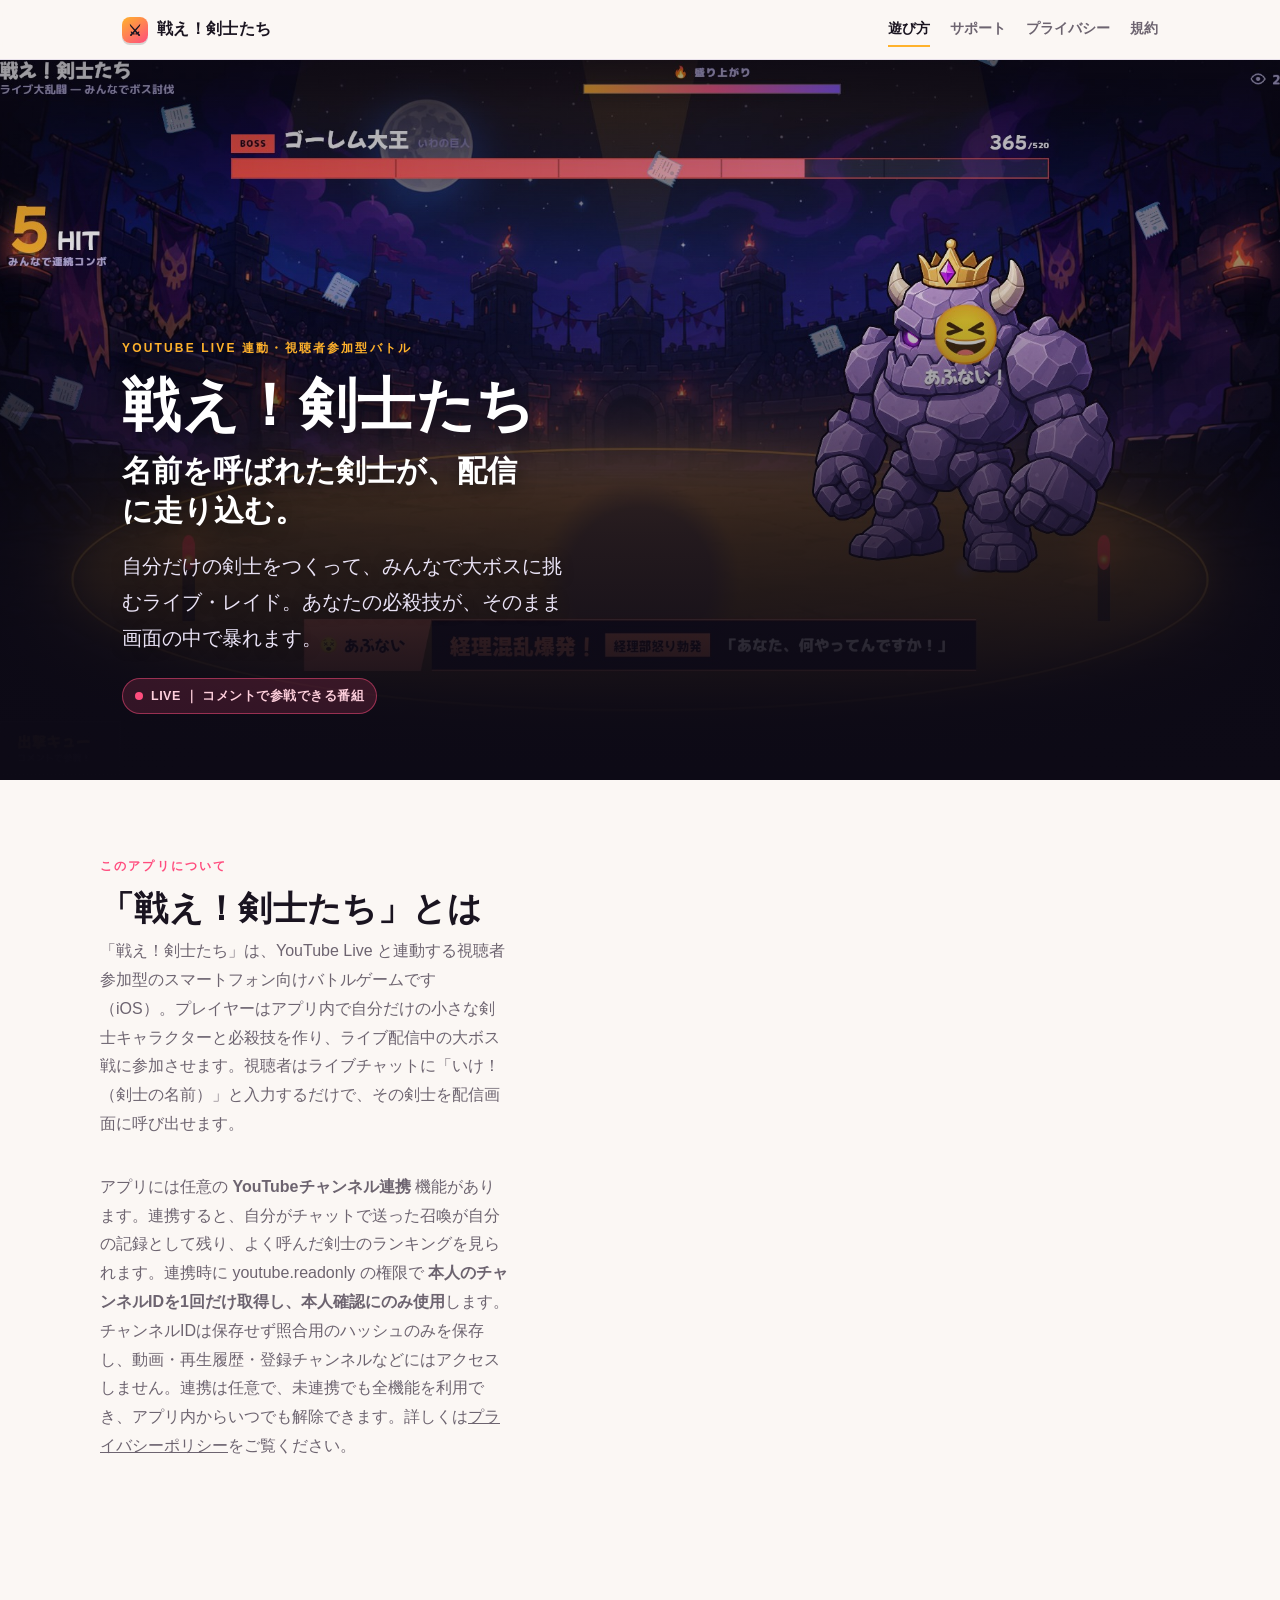
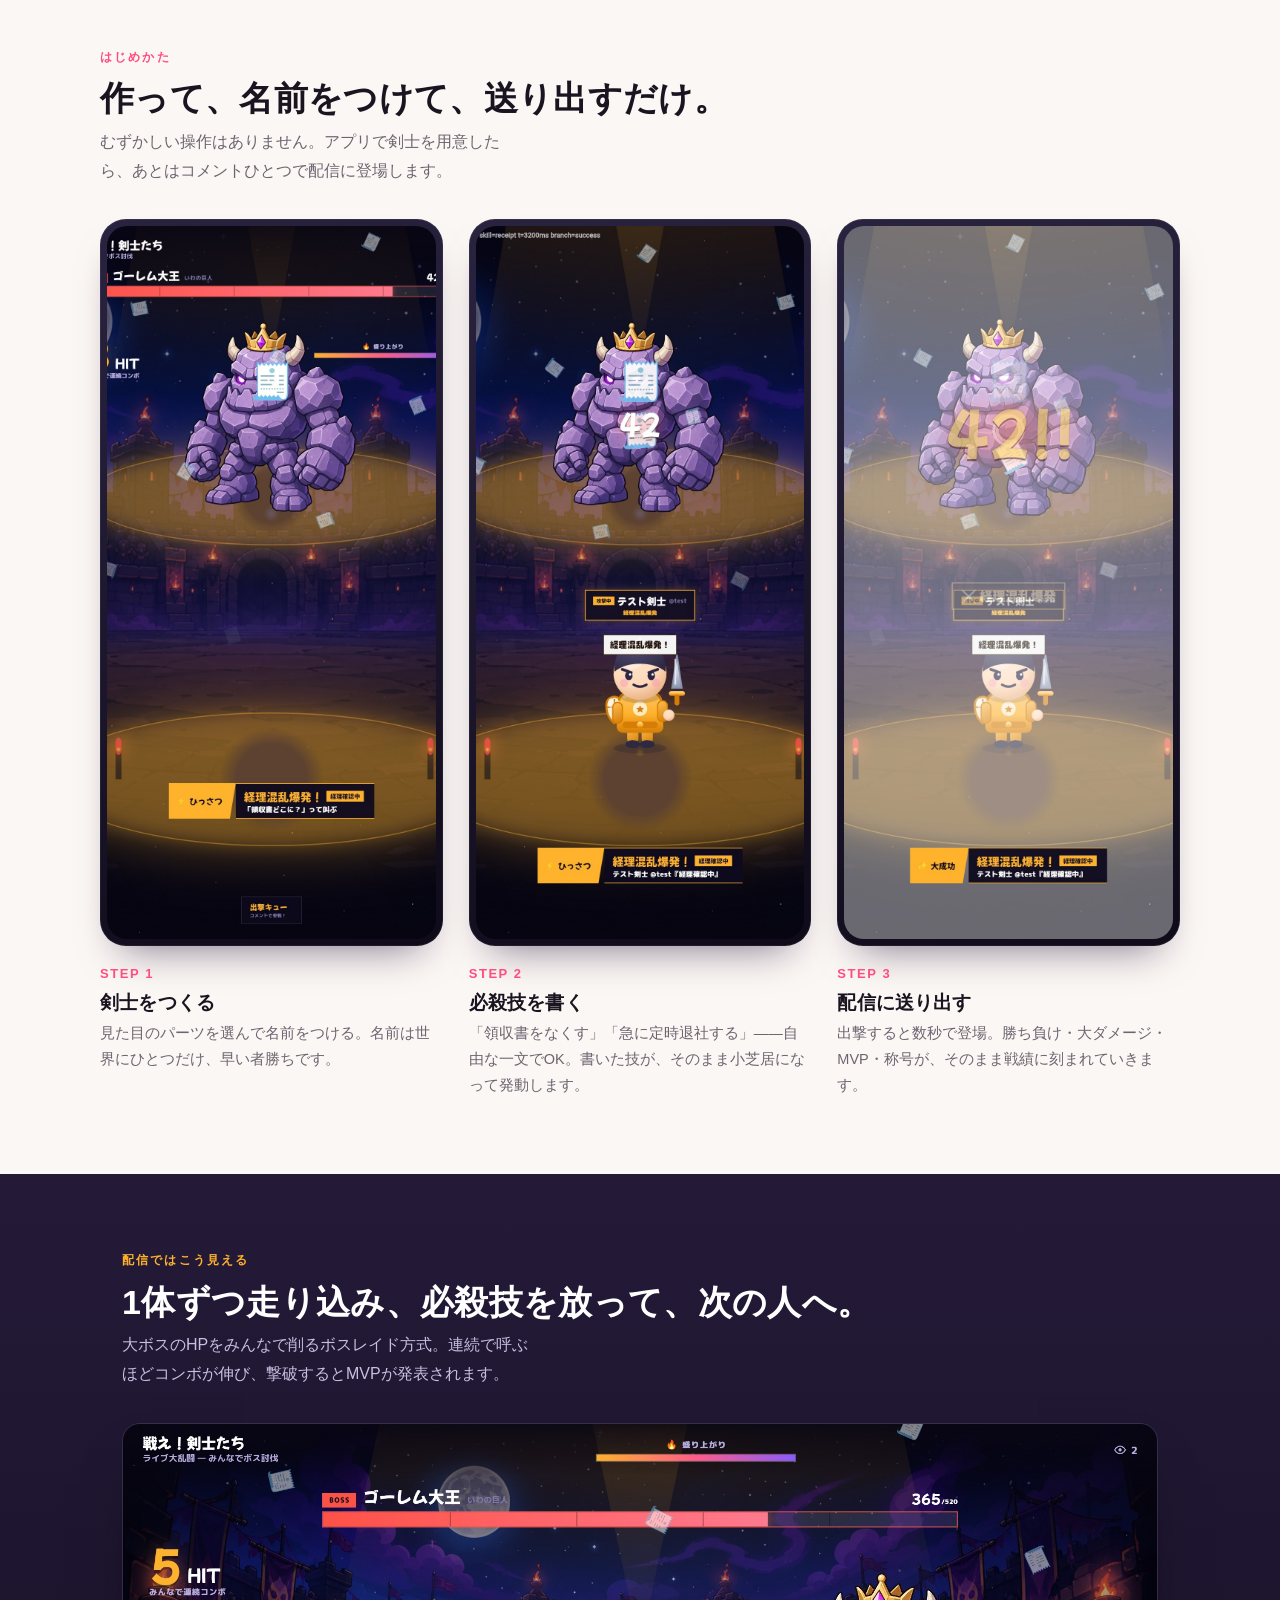
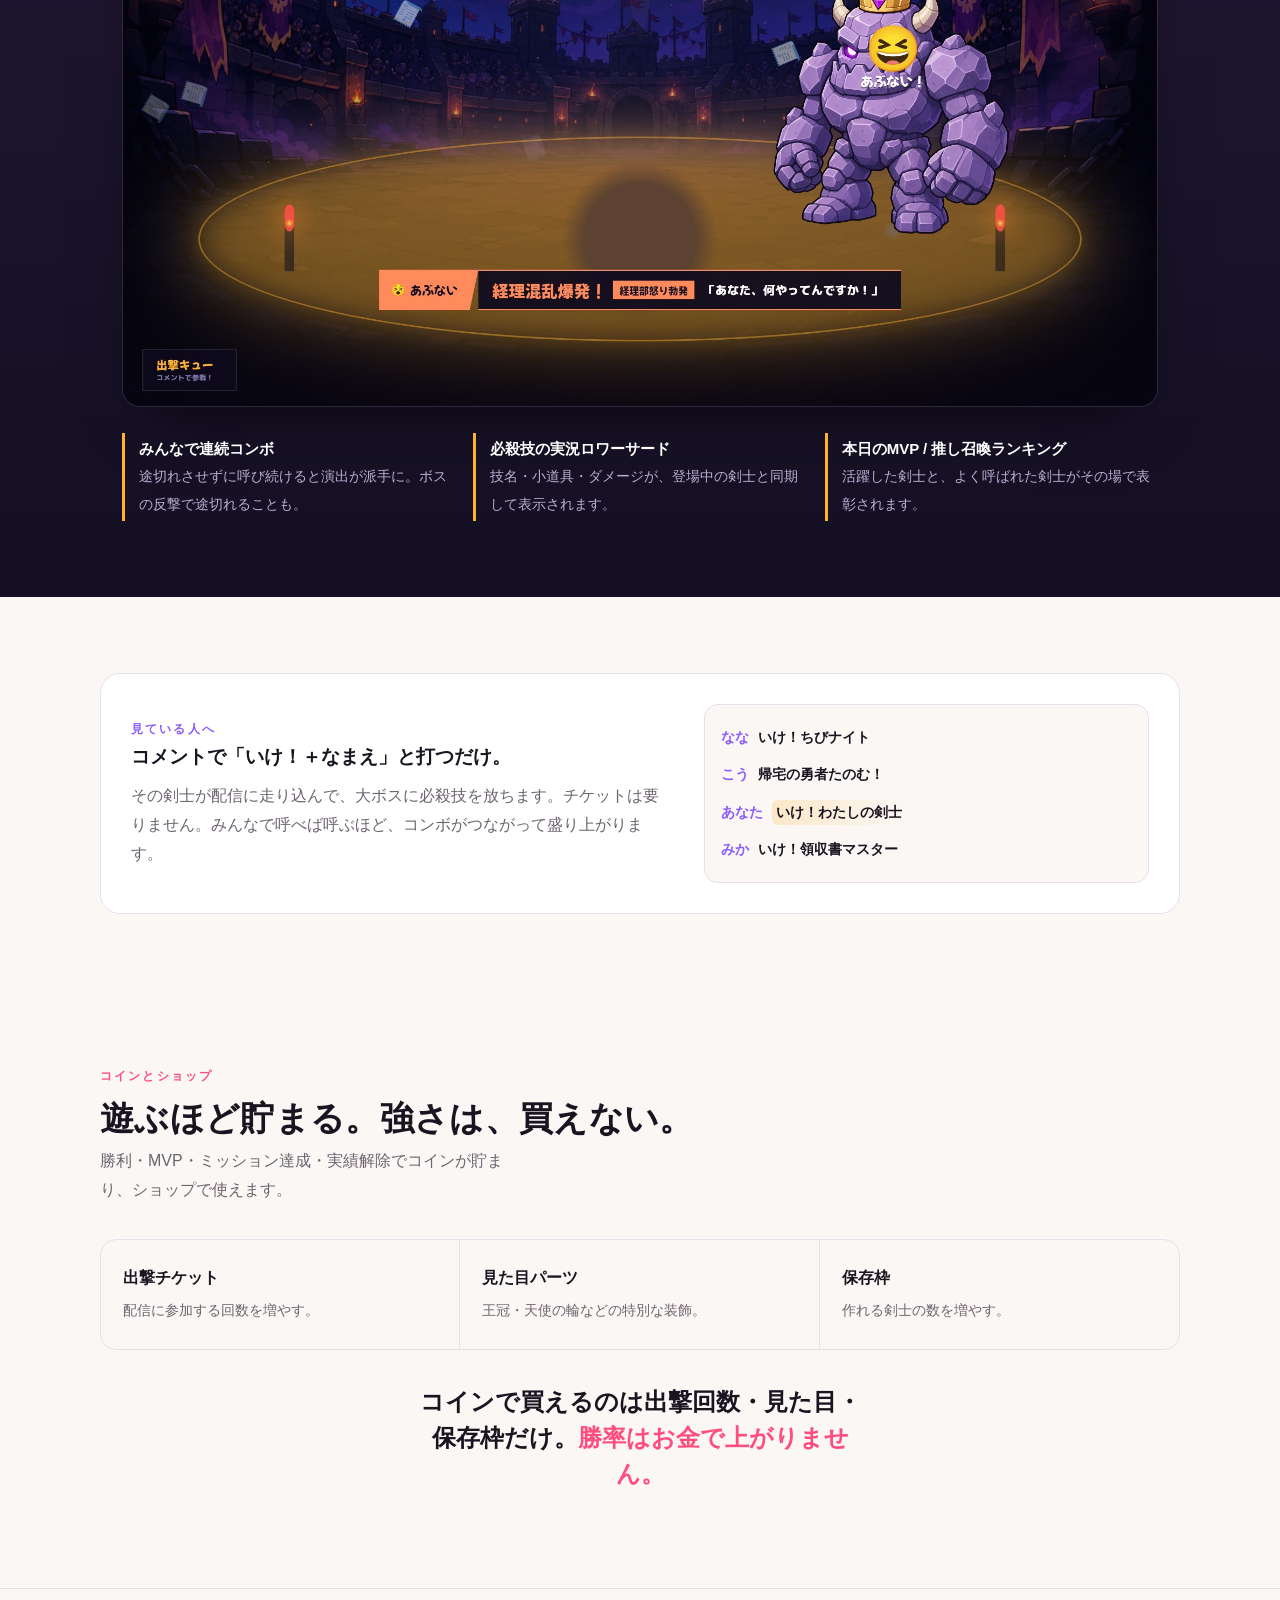
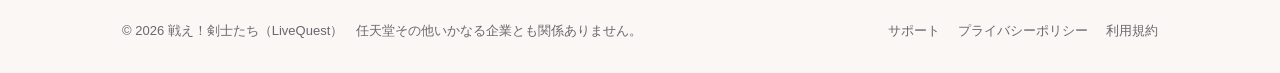
<file: index.html>
<!doctype html>
<html lang="ja">
<head>
<meta charset="utf-8">
<meta name="google-site-verification" content="WiTPaiyBSBFHsJdpKEiivpRP-PkYyW4hiNppIjCGaHQ">
<meta name="viewport" content="width=device-width, initial-scale=1">
<!-- <title> は同意画面のアプリ名と完全一致させる（副題を付けると自動チェックの
     名前照合が揺れる）。キャッチコピーは description / og:description 側に置く。 -->
<title>戦え！剣士たち</title>
<!-- Google の OAuth ブランディング自動チェックは、同意画面のアプリ名がホーム
     ページ上にあるか／アプリの目的が説明されているかを機械的に判定する。
     人向けのコピーだけだと拾えないことがあるため、name / description を
     曖昧さのない形で明示し、JSON-LD でも同じ情報を持たせている。 -->
<meta name="application-name" content="戦え！剣士たち">
<meta name="apple-mobile-web-app-title" content="戦え！剣士たち">
<meta name="description" content="戦え！剣士たち は、YouTube Live と連動する視聴者参加型のスマートフォン向けバトルゲーム（iOS）です。自分の剣士と必殺技を作り、ライブ配信中のボス戦に参加させます。視聴者はチャットに「いけ！（剣士の名前）」と入力してその剣士を配信に呼び出せます。">
<meta property="og:site_name" content="戦え！剣士たち">
<meta property="og:title" content="戦え！剣士たち">
<meta property="og:type" content="website">
<meta property="og:url" content="https://tanemura.dev/tatakae-senshi-site/">
<meta property="og:description" content="戦え！剣士たち は、YouTube Live と連動する視聴者参加型のスマートフォン向けバトルゲーム（iOS）です。自分の剣士を作って配信のボス戦に参加させ、視聴者はチャットから剣士を呼び出せます。">
<script type="application/ld+json">
{
  "@context": "https://schema.org",
  "@type": "SoftwareApplication",
  "name": "戦え！剣士たち",
  "alternateName": "Tatakae! Kenshi-tachi",
  "applicationCategory": "GameApplication",
  "operatingSystem": "iOS",
  "url": "https://tanemura.dev/tatakae-senshi-site/",
  "description": "戦え！剣士たち は、YouTube Live と連動する視聴者参加型のスマートフォン向けバトルゲームです。プレイヤーは自分の剣士キャラクターと必殺技を作り、ライブ配信中の大ボス戦に参加させます。視聴者はライブチャットに「いけ！（剣士の名前）」と入力するだけで、その剣士を配信画面に呼び出せます。任意のYouTubeチャンネル連携により、自分が送った召喚を自分の記録として残せます。",
  "privacyPolicy": "https://tanemura.dev/tatakae-senshi-site/privacy/",
  "termsOfService": "https://tanemura.dev/tatakae-senshi-site/terms/"
}
</script>
<link rel="icon" href="data:image/svg+xml,<svg xmlns='http://www.w3.org/2000/svg' viewBox='0 0 100 100'><rect width='100' height='100' rx='24' fill='%23ffb22c'/><text x='50' y='72' font-size='58' text-anchor='middle'>⚔</text></svg>">
<link rel="canonical" href="https://tanemura.dev/tatakae-senshi-site/">
<link rel="stylesheet" href="style.css">
</head>
<body>
<div class="topbar"><div class="row">
  <a class="word" href="index.html"><span class="mk">⚔</span><span>戦え！剣士たち</span></a>
  <nav class="navlinks">
    <a class="on" href="index.html">遊び方</a>
    <a href="support/">サポート</a>
    <a href="privacy/">プライバシー</a>
    <a href="terms/">規約</a>
  </nav>
</div></div>

<!-- ── cinematic hero ── -->
<header class="hero">
  <div class="bg" style="background-image:url('img/hero-wide.jpeg')"></div>
  <div class="veil"></div>
  <div class="inner">
    <p class="kicker">YouTube Live 連動・視聴者参加型バトル</p>
    <h1>戦え！剣士たち</h1>
    <p class="lead">名前を呼ばれた剣士が、配信に走り込む。</p>
    <p class="sub">自分だけの剣士をつくって、みんなで大ボスに挑むライブ・レイド。あなたの必殺技が、そのまま画面の中で暴れます。</p>
    <span class="livechip"><span class="dot"></span>LIVE ｜ コメントで参戦できる番組</span>
  </div>
</header>

<!-- ── what this app is ──
     Google's OAuth branding check requires the homepage to state, in plain
     text, what the app does and (for our sensitive scope) why it asks to see
     the user's YouTube account. Keep this section crawlable and literal. -->
<section class="section wrap">
  <p class="kicker">このアプリについて</p>
  <h2>「戦え！剣士たち」とは</h2>
  <p class="lead">「戦え！剣士たち」は、YouTube Live と連動する視聴者参加型のスマートフォン向けバトルゲームです（iOS）。プレイヤーはアプリ内で自分だけの小さな剣士キャラクターと必殺技を作り、ライブ配信中の大ボス戦に参加させます。視聴者はライブチャットに「いけ！（剣士の名前）」と入力するだけで、その剣士を配信画面に呼び出せます。</p>
  <p class="lead">アプリには任意の <b>YouTubeチャンネル連携</b> 機能があります。連携すると、自分がチャットで送った召喚が自分の記録として残り、よく呼んだ剣士のランキングを見られます。連携時に <span class="mono">youtube.readonly</span> の権限で <b>本人のチャンネルIDを1回だけ取得し、本人確認にのみ使用</b>します。チャンネルIDは保存せず照合用のハッシュのみを保存し、動画・再生履歴・登録チャンネルなどにはアクセスしません。連携は任意で、未連携でも全機能を利用でき、アプリ内からいつでも解除できます。詳しくは<a href="privacy/">プライバシーポリシー</a>をご覧ください。</p>
</section>

<!-- ── 3 steps, real screenshots ── -->
<section class="section wrap">
  <p class="kicker">はじめかた</p>
  <h2>作って、名前をつけて、送り出すだけ。</h2>
  <p class="lead">むずかしい操作はありません。アプリで剣士を用意したら、あとはコメントひとつで配信に登場します。</p>
  <div class="steps3">
    <div class="step">
      <div class="phone"><img src="img/shot-boss.jpeg" alt="ボスに挑む剣士とコンボ表示" loading="lazy"></div>
      <div class="num">STEP 1</div>
      <h3>剣士をつくる</h3>
      <p>見た目のパーツを選んで名前をつける。名前は世界にひとつだけ、早い者勝ちです。</p>
    </div>
    <div class="step">
      <div class="phone"><img src="img/shot-receipt.jpeg" alt="領収書系スキルの演出" loading="lazy"></div>
      <div class="num">STEP 2</div>
      <h3>必殺技を書く</h3>
      <p>「領収書をなくす」「急に定時退社する」——自由な一文でOK。書いた技が、そのまま小芝居になって発動します。</p>
    </div>
    <div class="step">
      <div class="phone"><img src="img/shot-crit.jpeg" alt="クリティカルの大ダメージ演出" loading="lazy"></div>
      <div class="num">STEP 3</div>
      <h3>配信に送り出す</h3>
      <p>出撃すると数秒で登場。勝ち負け・大ダメージ・MVP・称号が、そのまま戦績に刻まれていきます。</p>
    </div>
  </div>
</section>

<!-- ── wide showcase with callouts ── -->
<section class="section showcase"><div class="wrap">
  <p class="kicker">配信ではこう見える</p>
  <h2>1体ずつ走り込み、必殺技を放って、次の人へ。</h2>
  <p class="lead">大ボスのHPをみんなで削るボスレイド方式。連続で呼ぶほどコンボが伸び、撃破するとMVPが発表されます。</p>
  <div class="frameWide"><img src="img/hero-wide.jpeg" alt="配信オーバーレイの全体像" loading="lazy"></div>
  <div class="callouts">
    <div class="callout"><b>みんなで連続コンボ</b><span>途切れさせずに呼び続けると演出が派手に。ボスの反撃で途切れることも。</span></div>
    <div class="callout"><b>必殺技の実況ロワーサード</b><span>技名・小道具・ダメージが、登場中の剣士と同期して表示されます。</span></div>
    <div class="callout"><b>本日のMVP / 推し召喚ランキング</b><span>活躍した剣士と、よく呼ばれた剣士がその場で表彰されます。</span></div>
  </div>
</div></section>

<!-- ── viewer participation ── -->
<section class="section wrap">
  <div class="viewer">
    <div>
      <p class="kicker" style="color:var(--purple)">見ている人へ</p>
      <p class="big">コメントで「いけ！＋なまえ」と打つだけ。</p>
      <p>その剣士が配信に走り込んで、大ボスに必殺技を放ちます。チケットは要りません。みんなで呼べば呼ぶほど、コンボがつながって盛り上がります。</p>
    </div>
    <div class="chatbox">
      <div class="chatline"><span class="u">なな</span><span class="cmd">いけ！ちびナイト</span></div>
      <div class="chatline"><span class="u">こう</span><span class="cmd">帰宅の勇者たのむ！</span></div>
      <div class="chatline me"><span class="u">あなた</span><span class="cmd">いけ！わたしの剣士</span></div>
      <div class="chatline"><span class="u">みか</span><span class="cmd">いけ！領収書マスター</span></div>
    </div>
  </div>
</section>

<!-- ── coins / fair play ── -->
<section class="section wrap">
  <p class="kicker">コインとショップ</p>
  <h2>遊ぶほど貯まる。強さは、買えない。</h2>
  <p class="lead">勝利・MVP・ミッション達成・実績解除でコインが貯まり、ショップで使えます。</p>
  <div class="facts">
    <div class="fact"><b>出撃チケット</b><span>配信に参加する回数を増やす。</span></div>
    <div class="fact"><b>見た目パーツ</b><span>王冠・天使の輪などの特別な装飾。</span></div>
    <div class="fact"><b>保存枠</b><span>作れる剣士の数を増やす。</span></div>
  </div>
  <p style="margin:34px auto 0" class="pull">コインで買えるのは出撃回数・見た目・保存枠だけ。<em>勝率はお金で上がりません。</em></p>
</section>

<footer class="site"><div class="row">
  <div>© 2026 戦え！剣士たち（LiveQuest）　任天堂その他いかなる企業とも関係ありません。</div>
  <div class="fnav">
    <a href="support/">サポート</a>
    <a href="privacy/">プライバシーポリシー</a>
    <a href="terms/">利用規約</a>
  </div>
</div></footer>
</body>
</html>
</file>
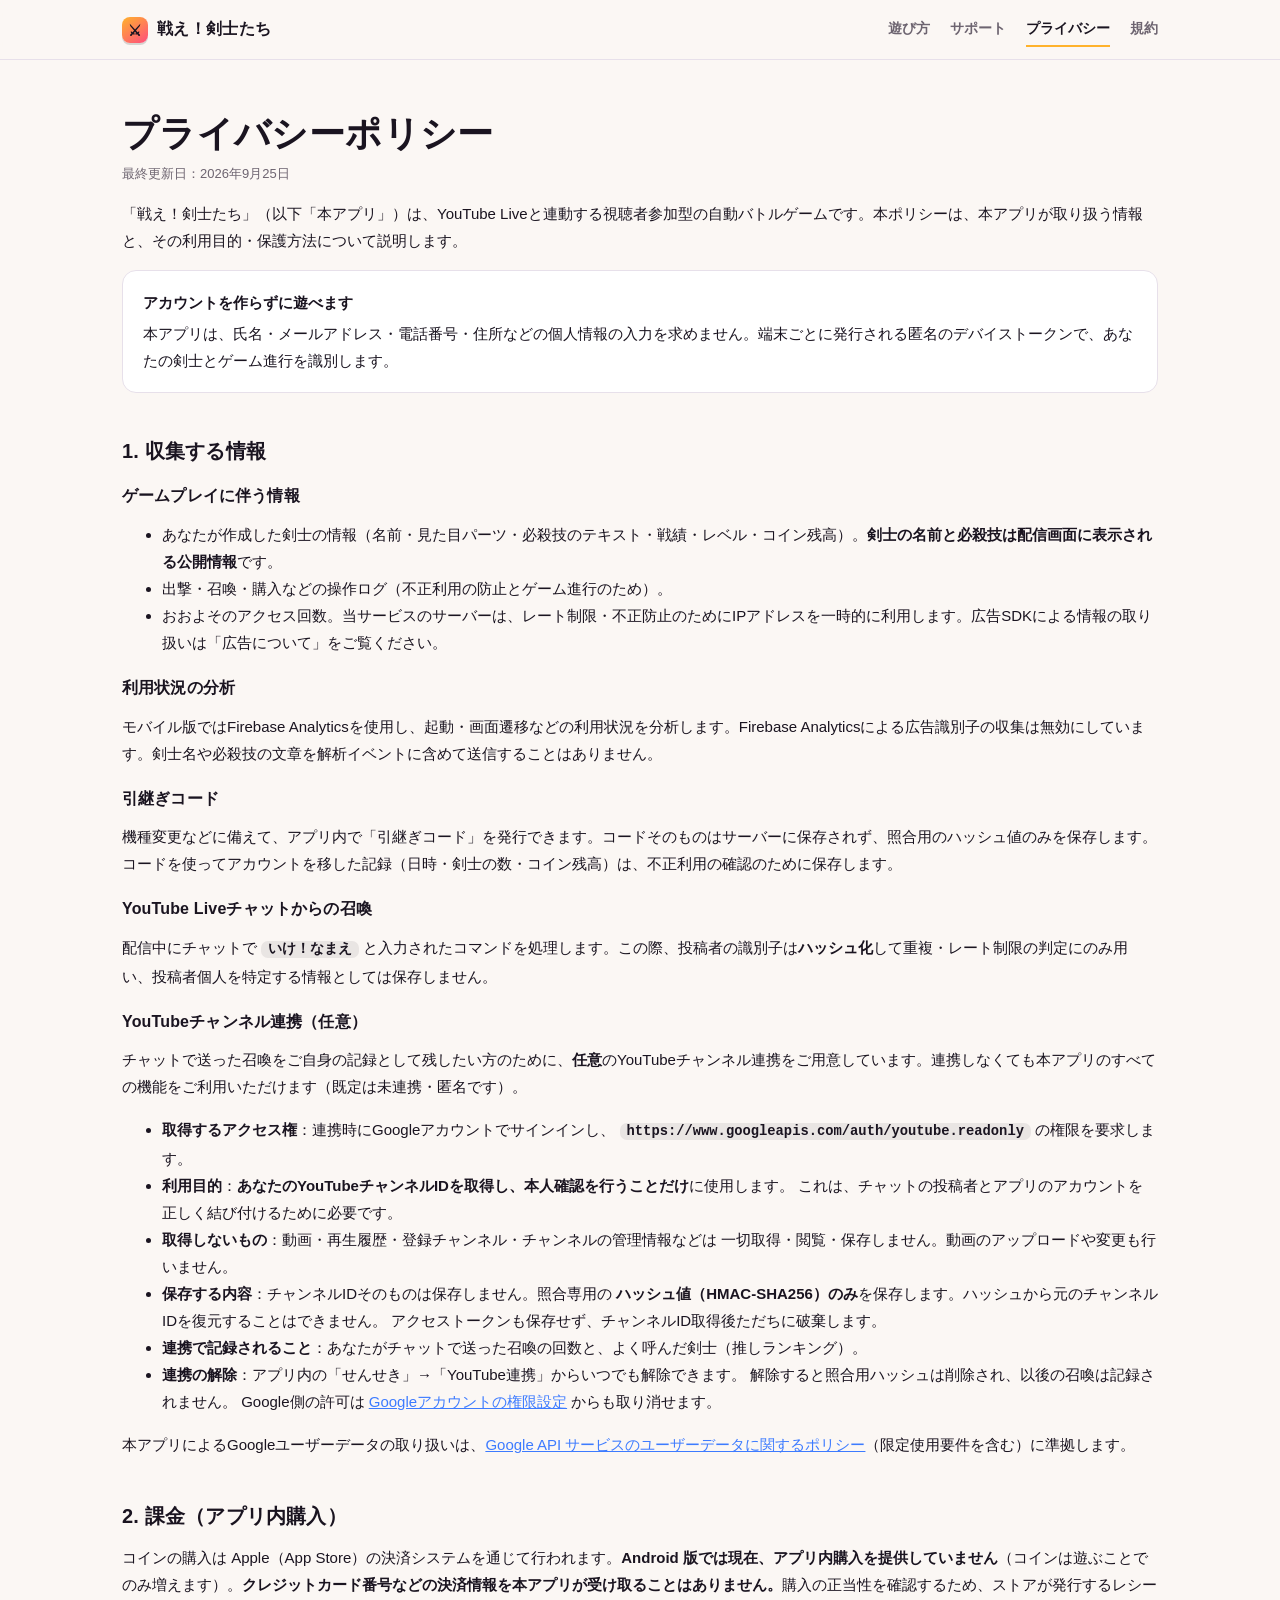
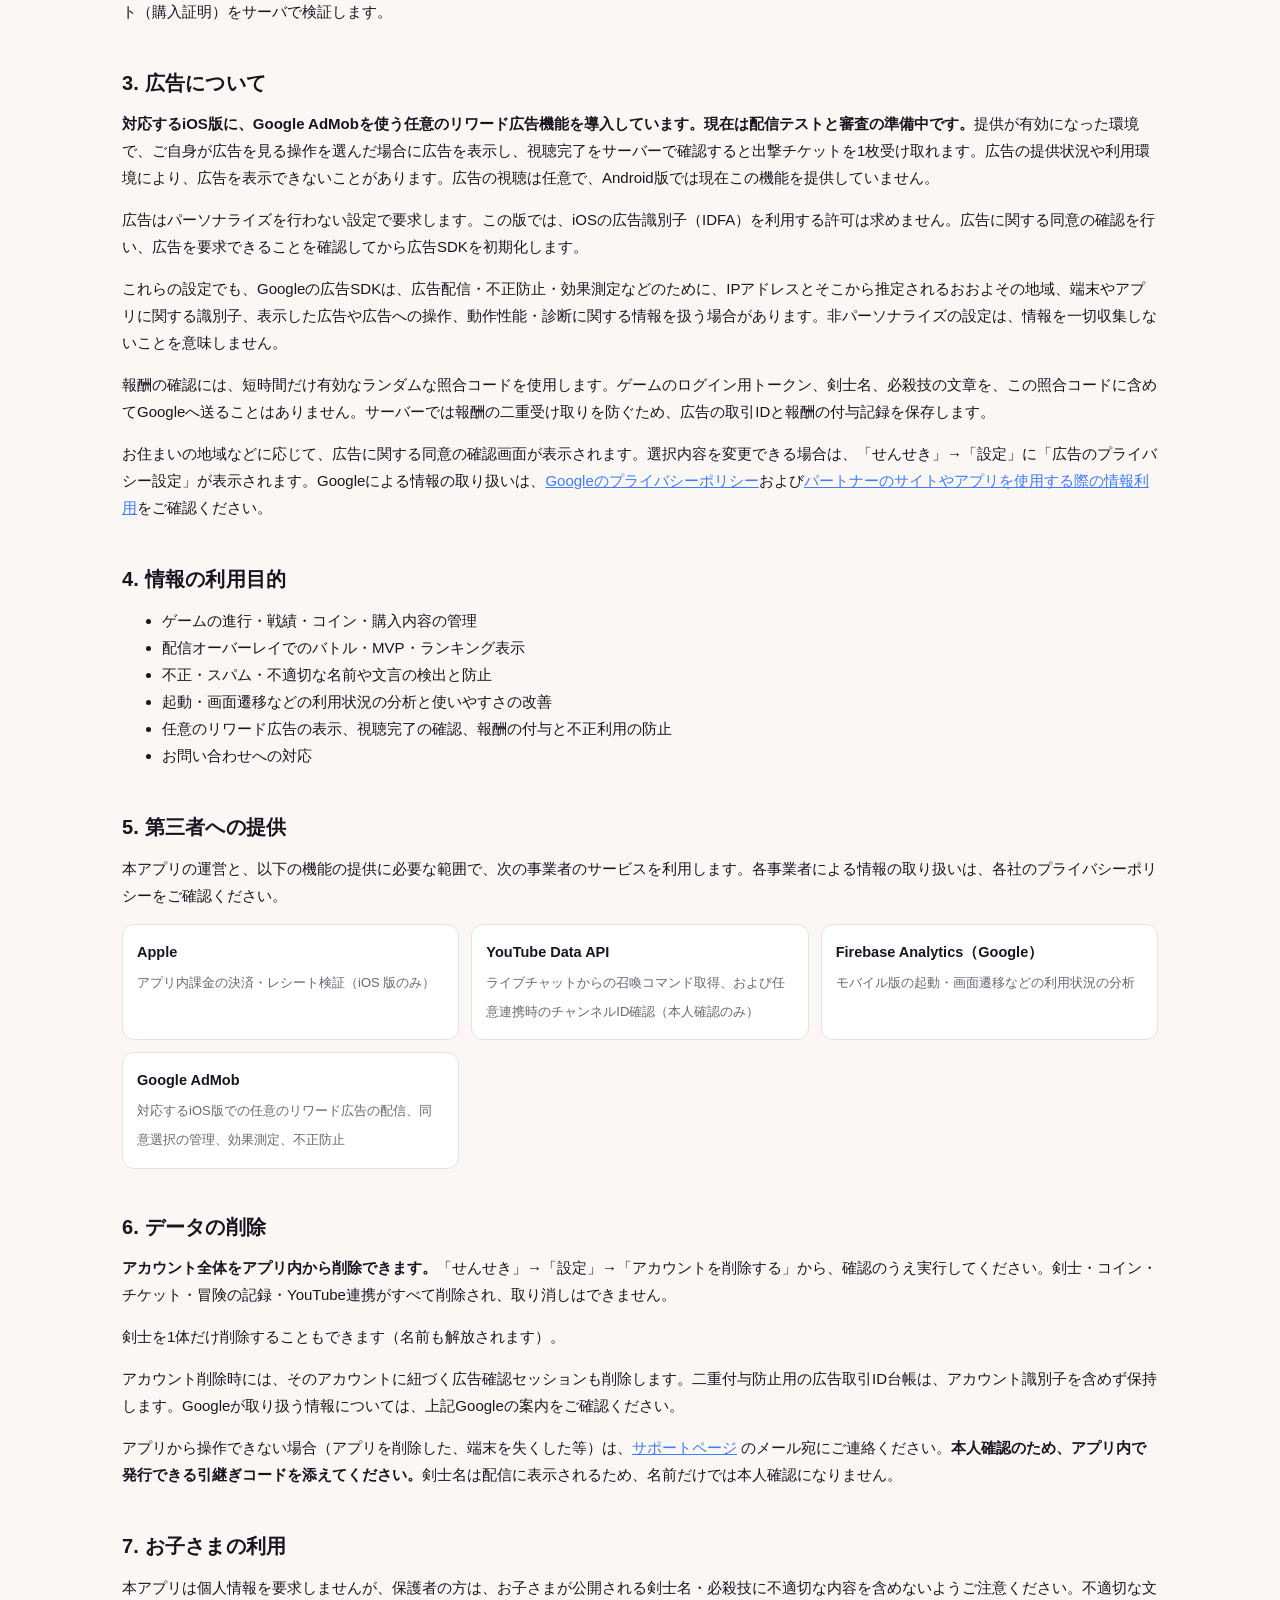
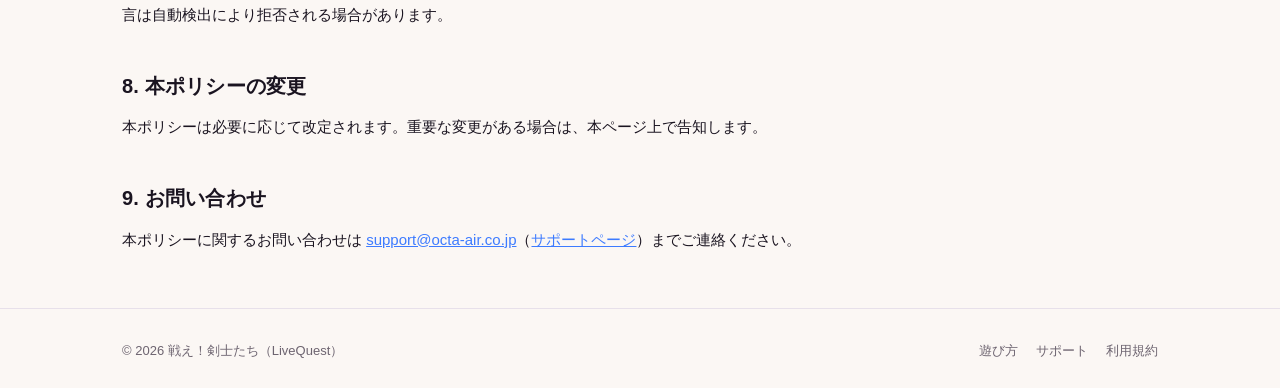
<file: privacy/index.html>
<!doctype html>
<html lang="ja">
<head>
<meta charset="utf-8">
<meta name="google-site-verification" content="WiTPaiyBSBFHsJdpKEiivpRP-PkYyW4hiNppIjCGaHQ">
<meta name="viewport" content="width=device-width, initial-scale=1">
<title>プライバシーポリシー — 戦え！剣士たち</title>
<meta name="description" content="「戦え！剣士たち」のプライバシーポリシー。収集する情報、利用目的、第三者提供、削除方法について。">
<link rel="icon" href="data:image/svg+xml,<svg xmlns='http://www.w3.org/2000/svg' viewBox='0 0 100 100'><rect width='100' height='100' rx='24' fill='%23ffb22c'/><text x='50' y='72' font-size='58' text-anchor='middle'>⚔</text></svg>">
<link rel="canonical" href="https://tanemura.dev/tatakae-senshi-site/privacy/">
<link rel="stylesheet" href="../style.css">
</head>
<body>
<div class="topbar"><div class="row">
  <a class="word" href="../"><span class="mk">⚔</span><span>戦え！剣士たち</span></a>
  <nav class="navlinks">
    <a href="../">遊び方</a>
    <a href="../support/">サポート</a>
    <a class="on" href="../privacy/">プライバシー</a>
    <a href="../terms/">規約</a>
  </nav>
</div></div>

<main class="wrap legal">
<h1>プライバシーポリシー</h1>
<p class="updated">最終更新日：2026年9月25日</p>

<p>「戦え！剣士たち」（以下「本アプリ」）は、YouTube Liveと連動する視聴者参加型の自動バトルゲームです。本ポリシーは、本アプリが取り扱う情報と、その利用目的・保護方法について説明します。</p>

<div class="box">
  <p style="margin:0 0 4px"><b>アカウントを作らずに遊べます</b></p>
  <p style="margin:0">本アプリは、氏名・メールアドレス・電話番号・住所などの個人情報の入力を求めません。端末ごとに発行される匿名のデバイストークンで、あなたの剣士とゲーム進行を識別します。</p>
</div>

<h2>1. 収集する情報</h2>
<h3>ゲームプレイに伴う情報</h3>
<ul>
  <li>あなたが作成した剣士の情報（名前・見た目パーツ・必殺技のテキスト・戦績・レベル・コイン残高）。<b>剣士の名前と必殺技は配信画面に表示される公開情報</b>です。</li>
  <li>出撃・召喚・購入などの操作ログ（不正利用の防止とゲーム進行のため）。</li>
  <li>おおよそのアクセス回数。当サービスのサーバーは、レート制限・不正防止のためにIPアドレスを一時的に利用します。広告SDKによる情報の取り扱いは「広告について」をご覧ください。</li>
</ul>
<h3>利用状況の分析</h3>
<p>モバイル版ではFirebase Analyticsを使用し、起動・画面遷移などの利用状況を分析します。Firebase Analyticsによる広告識別子の収集は無効にしています。剣士名や必殺技の文章を解析イベントに含めて送信することはありません。</p>
<h3>引継ぎコード</h3>
<p>機種変更などに備えて、アプリ内で「引継ぎコード」を発行できます。コードそのものはサーバーに保存されず、照合用のハッシュ値のみを保存します。コードを使ってアカウントを移した記録（日時・剣士の数・コイン残高）は、不正利用の確認のために保存します。</p>

<h3>YouTube Liveチャットからの召喚</h3>
<p>配信中にチャットで <span class="mono">いけ！なまえ</span> と入力されたコマンドを処理します。この際、投稿者の識別子は<b>ハッシュ化</b>して重複・レート制限の判定にのみ用い、投稿者個人を特定する情報としては保存しません。</p>

<h3>YouTubeチャンネル連携（任意）</h3>
<p>チャットで送った召喚をご自身の記録として残したい方のために、<b>任意</b>のYouTubeチャンネル連携をご用意しています。連携しなくても本アプリのすべての機能をご利用いただけます（既定は未連携・匿名です）。</p>
<ul>
  <li><b>取得するアクセス権</b>：連携時にGoogleアカウントでサインインし、
    <span class="mono">https://www.googleapis.com/auth/youtube.readonly</span> の権限を要求します。</li>
  <li><b>利用目的</b>：<b>あなたのYouTubeチャンネルIDを取得し、本人確認を行うことだけ</b>に使用します。
    これは、チャットの投稿者とアプリのアカウントを正しく結び付けるために必要です。</li>
  <li><b>取得しないもの</b>：動画・再生履歴・登録チャンネル・チャンネルの管理情報などは
    一切取得・閲覧・保存しません。動画のアップロードや変更も行いません。</li>
  <li><b>保存する内容</b>：チャンネルIDそのものは保存しません。照合専用の
    <b>ハッシュ値（HMAC-SHA256）のみ</b>を保存します。ハッシュから元のチャンネルIDを復元することはできません。
    アクセストークンも保存せず、チャンネルID取得後ただちに破棄します。</li>
  <li><b>連携で記録されること</b>：あなたがチャットで送った召喚の回数と、よく呼んだ剣士（推しランキング）。</li>
  <li><b>連携の解除</b>：アプリ内の「せんせき」→「YouTube連携」からいつでも解除できます。
    解除すると照合用ハッシュは削除され、以後の召喚は記録されません。
    Google側の許可は <a href="https://myaccount.google.com/permissions" rel="noopener">Googleアカウントの権限設定</a> からも取り消せます。</li>
</ul>
<p>本アプリによるGoogleユーザーデータの取り扱いは、<a href="https://developers.google.com/terms/api-services-user-data-policy" rel="noopener">Google API サービスのユーザーデータに関するポリシー</a>（限定使用要件を含む）に準拠します。</p>

<h2>2. 課金（アプリ内購入）</h2>
<p>コインの購入は Apple（App Store）の決済システムを通じて行われます。<b>Android 版では現在、アプリ内購入を提供していません</b>（コインは遊ぶことでのみ増えます）。<b>クレジットカード番号などの決済情報を本アプリが受け取ることはありません。</b>購入の正当性を確認するため、ストアが発行するレシート（購入証明）をサーバで検証します。</p>

<h2>3. 広告について</h2>
<p><b>対応するiOS版に、Google AdMobを使う任意のリワード広告機能を導入しています。現在は配信テストと審査の準備中です。</b>提供が有効になった環境で、ご自身が広告を見る操作を選んだ場合に広告を表示し、視聴完了をサーバーで確認すると出撃チケットを1枚受け取れます。広告の提供状況や利用環境により、広告を表示できないことがあります。広告の視聴は任意で、Android版では現在この機能を提供していません。</p>
<p>広告はパーソナライズを行わない設定で要求します。この版では、iOSの広告識別子（IDFA）を利用する許可は求めません。広告に関する同意の確認を行い、広告を要求できることを確認してから広告SDKを初期化します。</p>
<p>これらの設定でも、Googleの広告SDKは、広告配信・不正防止・効果測定などのために、IPアドレスとそこから推定されるおおよその地域、端末やアプリに関する識別子、表示した広告や広告への操作、動作性能・診断に関する情報を扱う場合があります。非パーソナライズの設定は、情報を一切収集しないことを意味しません。</p>
<p>報酬の確認には、短時間だけ有効なランダムな照合コードを使用します。ゲームのログイン用トークン、剣士名、必殺技の文章を、この照合コードに含めてGoogleへ送ることはありません。サーバーでは報酬の二重受け取りを防ぐため、広告の取引IDと報酬の付与記録を保存します。</p>
<p>お住まいの地域などに応じて、広告に関する同意の確認画面が表示されます。選択内容を変更できる場合は、「せんせき」→「設定」に「広告のプライバシー設定」が表示されます。Googleによる情報の取り扱いは、<a href="https://policies.google.com/privacy" rel="noopener">Googleのプライバシーポリシー</a>および<a href="https://policies.google.com/technologies/partner-sites" rel="noopener">パートナーのサイトやアプリを使用する際の情報利用</a>をご確認ください。</p>

<h2>4. 情報の利用目的</h2>
<ul>
  <li>ゲームの進行・戦績・コイン・購入内容の管理</li>
  <li>配信オーバーレイでのバトル・MVP・ランキング表示</li>
  <li>不正・スパム・不適切な名前や文言の検出と防止</li>
  <li>起動・画面遷移などの利用状況の分析と使いやすさの改善</li>
  <li>任意のリワード広告の表示、視聴完了の確認、報酬の付与と不正利用の防止</li>
  <li>お問い合わせへの対応</li>
</ul>

<h2>5. 第三者への提供</h2>
<p>本アプリの運営と、以下の機能の提供に必要な範囲で、次の事業者のサービスを利用します。各事業者による情報の取り扱いは、各社のプライバシーポリシーをご確認ください。</p>
<div class="duo">
  <div><b>Apple</b><span>アプリ内課金の決済・レシート検証（iOS 版のみ）</span></div>
  <div><b>YouTube Data API</b><span>ライブチャットからの召喚コマンド取得、および任意連携時のチャンネルID確認（本人確認のみ）</span></div>
  <div><b>Firebase Analytics（Google）</b><span>モバイル版の起動・画面遷移などの利用状況の分析</span></div>
  <div><b>Google AdMob</b><span>対応するiOS版での任意のリワード広告の配信、同意選択の管理、効果測定、不正防止</span></div>
</div>

<h2>6. データの削除</h2>
<p><strong>アカウント全体をアプリ内から削除できます。</strong>「せんせき」→「設定」→「アカウントを削除する」から、確認のうえ実行してください。剣士・コイン・チケット・冒険の記録・YouTube連携がすべて削除され、取り消しはできません。</p>
<p>剣士を1体だけ削除することもできます（名前も解放されます）。</p>
<p>アカウント削除時には、そのアカウントに紐づく広告確認セッションも削除します。二重付与防止用の広告取引ID台帳は、アカウント識別子を含めず保持します。Googleが取り扱う情報については、上記Googleの案内をご確認ください。</p>
<p>アプリから操作できない場合（アプリを削除した、端末を失くした等）は、<a href="../support/">サポートページ</a> のメール宛にご連絡ください。<strong>本人確認のため、アプリ内で発行できる引継ぎコードを添えてください。</strong>剣士名は配信に表示されるため、名前だけでは本人確認になりません。</p>

<h2>7. お子さまの利用</h2>
<p>本アプリは個人情報を要求しませんが、保護者の方は、お子さまが公開される剣士名・必殺技に不適切な内容を含めないようご注意ください。不適切な文言は自動検出により拒否される場合があります。</p>

<h2>8. 本ポリシーの変更</h2>
<p>本ポリシーは必要に応じて改定されます。重要な変更がある場合は、本ページ上で告知します。</p>

<h2>9. お問い合わせ</h2>
<p>本ポリシーに関するお問い合わせは <a href="mailto:support@octa-air.co.jp">support@octa-air.co.jp</a>（<a href="../support/">サポートページ</a>）までご連絡ください。</p>
</main>

<footer class="site"><div class="row">
  <div>© 2026 戦え！剣士たち（LiveQuest）</div>
  <div class="fnav">
    <a href="../">遊び方</a>
    <a href="../support/">サポート</a>
    <a href="../terms/">利用規約</a>
  </div>
</div></footer>
</body>
</html>
</file>
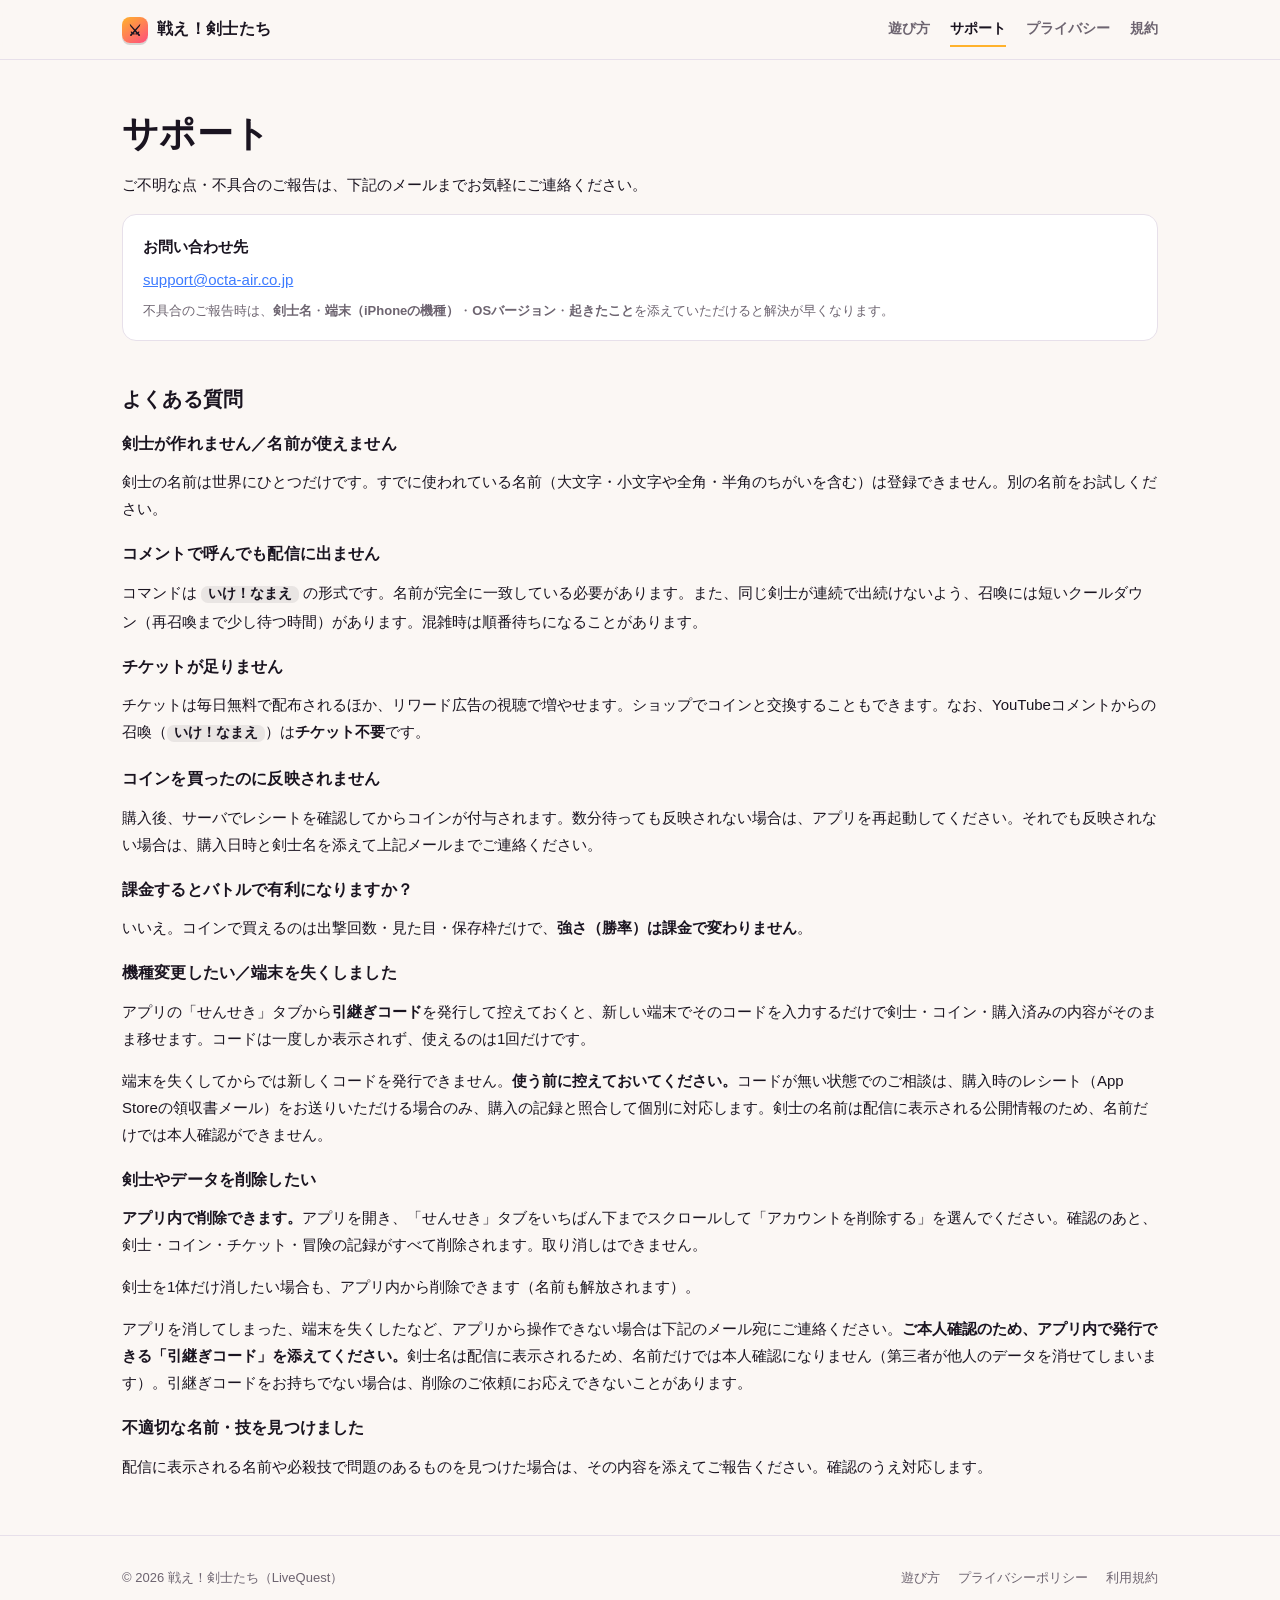
<file: support/index.html>
<!doctype html>
<html lang="ja">
<head>
<meta charset="utf-8">
<meta name="google-site-verification" content="WiTPaiyBSBFHsJdpKEiivpRP-PkYyW4hiNppIjCGaHQ">
<meta name="viewport" content="width=device-width, initial-scale=1">
<title>サポート — 戦え！剣士たち</title>
<meta name="description" content="「戦え！剣士たち」のサポート。よくある質問、お問い合わせ先、不具合報告。">
<link rel="icon" href="data:image/svg+xml,<svg xmlns='http://www.w3.org/2000/svg' viewBox='0 0 100 100'><rect width='100' height='100' rx='24' fill='%23ffb22c'/><text x='50' y='72' font-size='58' text-anchor='middle'>⚔</text></svg>">
<link rel="canonical" href="https://tanemura.dev/tatakae-senshi-site/support/">
<link rel="stylesheet" href="../style.css">
</head>
<body>
<div class="topbar"><div class="row">
  <a class="word" href="../"><span class="mk">⚔</span><span>戦え！剣士たち</span></a>
  <nav class="navlinks">
    <a href="../">遊び方</a>
    <a class="on" href="../support/">サポート</a>
    <a href="../privacy/">プライバシー</a>
    <a href="../terms/">規約</a>
  </nav>
</div></div>

<main class="wrap legal">
<h1>サポート</h1>
<p>ご不明な点・不具合のご報告は、下記のメールまでお気軽にご連絡ください。</p>

<div class="box">
  <p style="margin:0 0 6px"><b>お問い合わせ先</b></p>
  <p style="margin:0 0 6px"><a href="mailto:support@octa-air.co.jp?subject=%E3%80%90%E6%88%A6%E3%81%88%EF%BC%81%E5%89%A3%E5%A3%AB%E3%81%9F%E3%81%A1%E3%80%91%E3%81%8A%E5%95%8F%E3%81%84%E5%90%88%E3%82%8F%E3%81%9B">support@octa-air.co.jp</a></p>
  <p class="note" style="margin:0">不具合のご報告時は、<b>剣士名</b>・<b>端末（iPhoneの機種）</b>・<b>OSバージョン</b>・<b>起きたこと</b>を添えていただけると解決が早くなります。</p>
</div>

<h2>よくある質問</h2>

<h3>剣士が作れません／名前が使えません</h3>
<p>剣士の名前は世界にひとつだけです。すでに使われている名前（大文字・小文字や全角・半角のちがいを含む）は登録できません。別の名前をお試しください。</p>

<h3>コメントで呼んでも配信に出ません</h3>
<p>コマンドは <span class="mono">いけ！なまえ</span> の形式です。名前が完全に一致している必要があります。また、同じ剣士が連続で出続けないよう、召喚には短いクールダウン（再召喚まで少し待つ時間）があります。混雑時は順番待ちになることがあります。</p>

<h3>チケットが足りません</h3>
<p>チケットは毎日無料で配布されるほか、リワード広告の視聴で増やせます。ショップでコインと交換することもできます。なお、YouTubeコメントからの召喚（<span class="mono">いけ！なまえ</span>）は<b>チケット不要</b>です。</p>

<h3>コインを買ったのに反映されません</h3>
<p>購入後、サーバでレシートを確認してからコインが付与されます。数分待っても反映されない場合は、アプリを再起動してください。それでも反映されない場合は、購入日時と剣士名を添えて上記メールまでご連絡ください。</p>

<h3>課金するとバトルで有利になりますか？</h3>
<p>いいえ。コインで買えるのは出撃回数・見た目・保存枠だけで、<b>強さ（勝率）は課金で変わりません</b>。</p>

<h3>機種変更したい／端末を失くしました</h3>
<p>アプリの「せんせき」タブから<b>引継ぎコード</b>を発行して控えておくと、新しい端末でそのコードを入力するだけで剣士・コイン・購入済みの内容がそのまま移せます。コードは一度しか表示されず、使えるのは1回だけです。</p>
<p>端末を失くしてからでは新しくコードを発行できません。<b>使う前に控えておいてください。</b>コードが無い状態でのご相談は、購入時のレシート（App Storeの領収書メール）をお送りいただける場合のみ、購入の記録と照合して個別に対応します。剣士の名前は配信に表示される公開情報のため、名前だけでは本人確認ができません。</p>

<h3>剣士やデータを削除したい</h3>
<p><strong>アプリ内で削除できます。</strong>アプリを開き、「せんせき」タブをいちばん下までスクロールして「アカウントを削除する」を選んでください。確認のあと、剣士・コイン・チケット・冒険の記録がすべて削除されます。取り消しはできません。</p>
<p>剣士を1体だけ消したい場合も、アプリ内から削除できます（名前も解放されます）。</p>
<p>アプリを消してしまった、端末を失くしたなど、アプリから操作できない場合は下記のメール宛にご連絡ください。<strong>ご本人確認のため、アプリ内で発行できる「引継ぎコード」を添えてください。</strong>剣士名は配信に表示されるため、名前だけでは本人確認になりません（第三者が他人のデータを消せてしまいます）。引継ぎコードをお持ちでない場合は、削除のご依頼にお応えできないことがあります。</p>

<h3>不適切な名前・技を見つけました</h3>
<p>配信に表示される名前や必殺技で問題のあるものを見つけた場合は、その内容を添えてご報告ください。確認のうえ対応します。</p>
</main>

<footer class="site"><div class="row">
  <div>© 2026 戦え！剣士たち（LiveQuest）</div>
  <div class="fnav">
    <a href="../">遊び方</a>
    <a href="../privacy/">プライバシーポリシー</a>
    <a href="../terms/">利用規約</a>
  </div>
</div></footer>
</body>
</html>
</file>
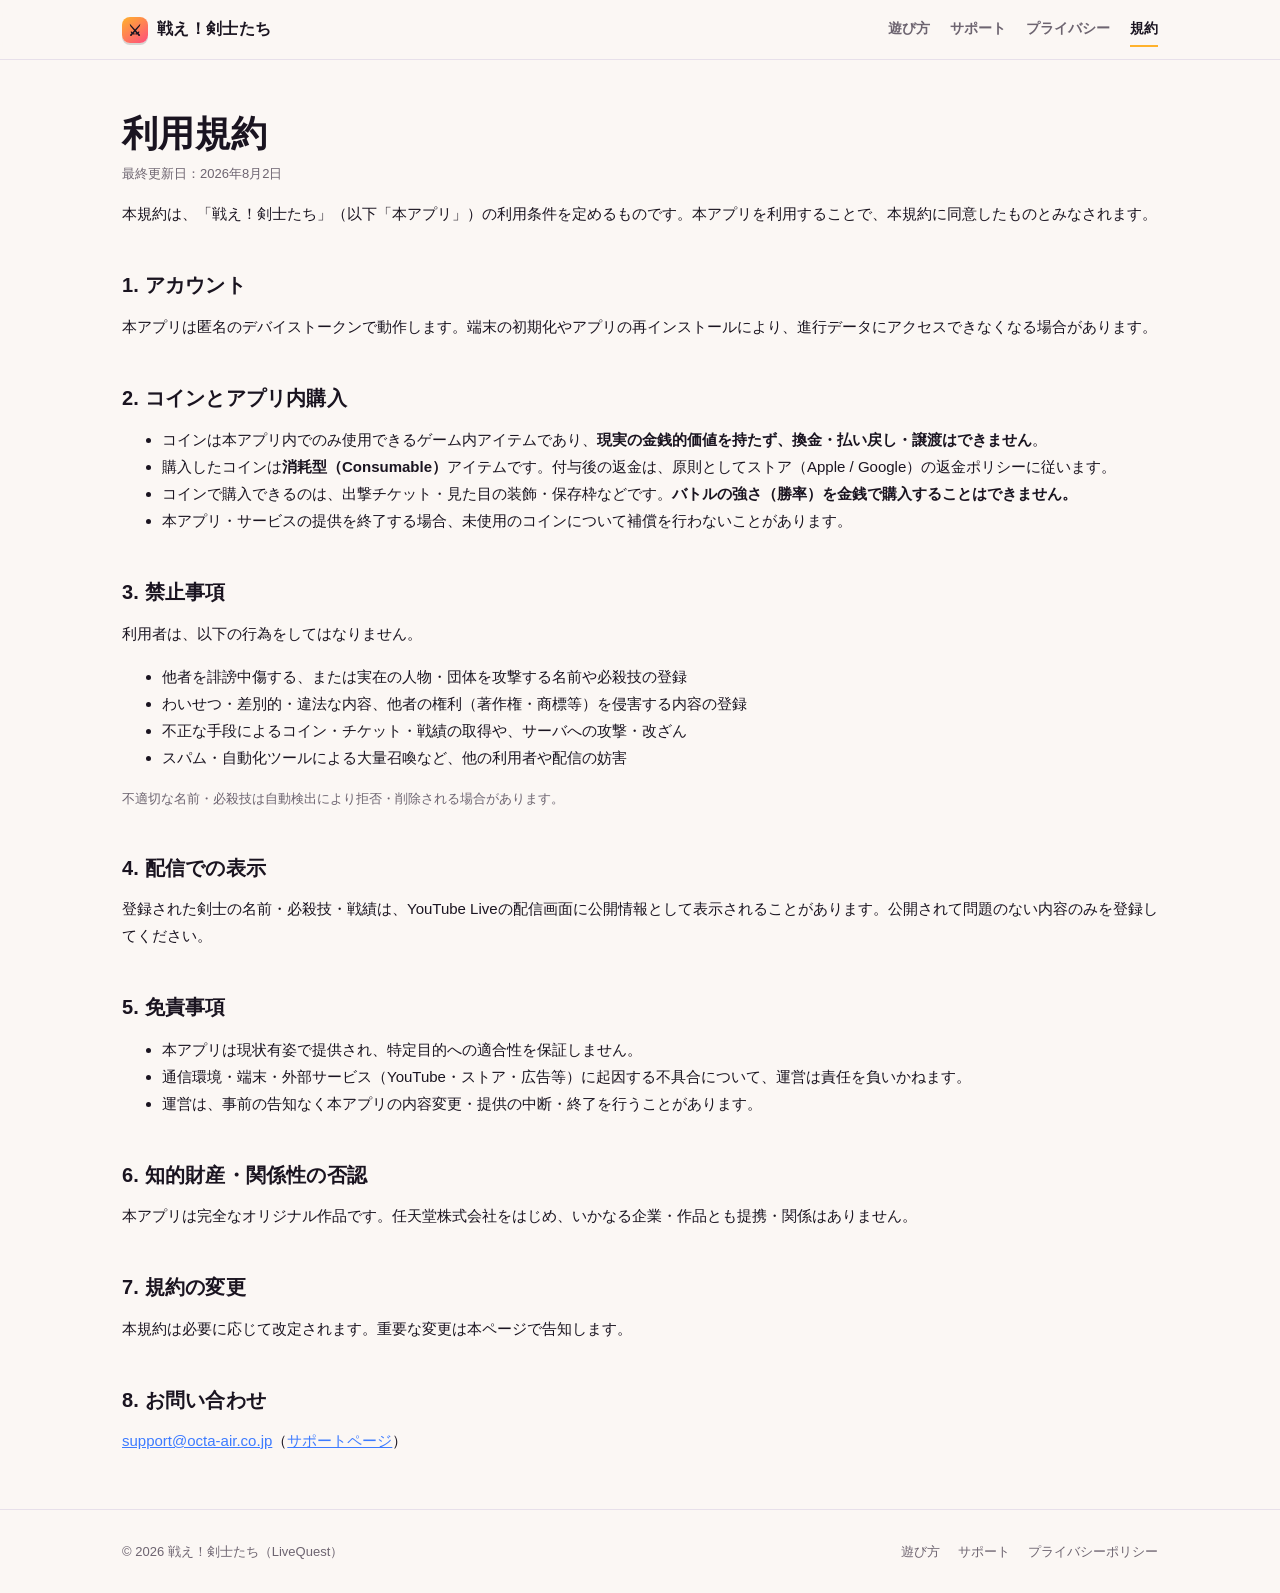
<file: terms/index.html>
<!doctype html>
<html lang="ja">
<head>
<meta charset="utf-8">
<meta name="google-site-verification" content="WiTPaiyBSBFHsJdpKEiivpRP-PkYyW4hiNppIjCGaHQ">
<meta name="viewport" content="width=device-width, initial-scale=1">
<title>利用規約 — 戦え！剣士たち</title>
<meta name="description" content="「戦え！剣士たち」の利用規約。アカウント、コイン・アプリ内購入、禁止事項について。">
<link rel="icon" href="data:image/svg+xml,<svg xmlns='http://www.w3.org/2000/svg' viewBox='0 0 100 100'><rect width='100' height='100' rx='24' fill='%23ffb22c'/><text x='50' y='72' font-size='58' text-anchor='middle'>⚔</text></svg>">
<link rel="canonical" href="https://tanemura.dev/tatakae-senshi-site/terms/">
<link rel="stylesheet" href="../style.css">
</head>
<body>
<div class="topbar"><div class="row">
  <a class="word" href="../"><span class="mk">⚔</span><span>戦え！剣士たち</span></a>
  <nav class="navlinks">
    <a href="../">遊び方</a>
    <a href="../support/">サポート</a>
    <a href="../privacy/">プライバシー</a>
    <a class="on" href="../terms/">規約</a>
  </nav>
</div></div>

<main class="wrap legal">
<h1>利用規約</h1>
<p class="updated">最終更新日：2026年8月2日</p>

<p>本規約は、「戦え！剣士たち」（以下「本アプリ」）の利用条件を定めるものです。本アプリを利用することで、本規約に同意したものとみなされます。</p>

<h2>1. アカウント</h2>
<p>本アプリは匿名のデバイストークンで動作します。端末の初期化やアプリの再インストールにより、進行データにアクセスできなくなる場合があります。</p>

<h2>2. コインとアプリ内購入</h2>
<ul>
  <li>コインは本アプリ内でのみ使用できるゲーム内アイテムであり、<b>現実の金銭的価値を持たず、換金・払い戻し・譲渡はできません</b>。</li>
  <li>購入したコインは<b>消耗型（Consumable）</b>アイテムです。付与後の返金は、原則としてストア（Apple / Google）の返金ポリシーに従います。</li>
  <li>コインで購入できるのは、出撃チケット・見た目の装飾・保存枠などです。<b>バトルの強さ（勝率）を金銭で購入することはできません。</b></li>
  <li>本アプリ・サービスの提供を終了する場合、未使用のコインについて補償を行わないことがあります。</li>
</ul>

<h2>3. 禁止事項</h2>
<p>利用者は、以下の行為をしてはなりません。</p>
<ul>
  <li>他者を誹謗中傷する、または実在の人物・団体を攻撃する名前や必殺技の登録</li>
  <li>わいせつ・差別的・違法な内容、他者の権利（著作権・商標等）を侵害する内容の登録</li>
  <li>不正な手段によるコイン・チケット・戦績の取得や、サーバへの攻撃・改ざん</li>
  <li>スパム・自動化ツールによる大量召喚など、他の利用者や配信の妨害</li>
</ul>
<p class="note">不適切な名前・必殺技は自動検出により拒否・削除される場合があります。</p>

<h2>4. 配信での表示</h2>
<p>登録された剣士の名前・必殺技・戦績は、YouTube Liveの配信画面に公開情報として表示されることがあります。公開されて問題のない内容のみを登録してください。</p>

<h2>5. 免責事項</h2>
<ul>
  <li>本アプリは現状有姿で提供され、特定目的への適合性を保証しません。</li>
  <li>通信環境・端末・外部サービス（YouTube・ストア・広告等）に起因する不具合について、運営は責任を負いかねます。</li>
  <li>運営は、事前の告知なく本アプリの内容変更・提供の中断・終了を行うことがあります。</li>
</ul>

<h2>6. 知的財産・関係性の否認</h2>
<p>本アプリは完全なオリジナル作品です。任天堂株式会社をはじめ、いかなる企業・作品とも提携・関係はありません。</p>

<h2>7. 規約の変更</h2>
<p>本規約は必要に応じて改定されます。重要な変更は本ページで告知します。</p>

<h2>8. お問い合わせ</h2>
<p><a href="mailto:support@octa-air.co.jp">support@octa-air.co.jp</a>（<a href="../support/">サポートページ</a>）</p>
</main>

<footer class="site"><div class="row">
  <div>© 2026 戦え！剣士たち（LiveQuest）</div>
  <div class="fnav">
    <a href="../">遊び方</a>
    <a href="../support/">サポート</a>
    <a href="../privacy/">プライバシーポリシー</a>
  </div>
</div></footer>
</body>
</html>
</file>
<file: style.css>
/* 戦え！剣士たち — official site. Editorial + screenshot-forward, deliberately
   not a generic card-grid template. Dark cinematic landing, clean legal pages. */
:root{
  --ink:#1a1420; --muted:#6d6470; --line:#e7e0ea; --paper:#fbf7f4; --card:#ffffff;
  --gold:#ffb22c; --pink:#ff4d7e; --purple:#8a5bff; --blue:#3d7bff;
  --arena-1:#241a38; --arena-2:#140f22;
  --maxw:1080px;
}
@media (prefers-color-scheme:dark){
  :root{ --ink:#f3eefa; --muted:#a99fb8; --line:#2c2440; --paper:#100b18; --card:#191322; }
}
:root[data-theme="light"]{ --ink:#1a1420; --muted:#6d6470; --line:#e7e0ea; --paper:#fbf7f4; --card:#ffffff; }
:root[data-theme="dark"]{ --ink:#f3eefa; --muted:#a99fb8; --line:#2c2440; --paper:#100b18; --card:#191322; }

*{box-sizing:border-box}
html{-webkit-text-size-adjust:100%}
body{
  margin:0; background:var(--paper); color:var(--ink);
  font-family:"Hiragino Maru Gothic ProN","Hiragino Kaku Gothic ProN",-apple-system,BlinkMacSystemFont,"Segoe UI",sans-serif;
  line-height:1.8; -webkit-font-smoothing:antialiased; text-rendering:optimizeLegibility;
}
img{max-width:100%;display:block}
a{color:inherit}
.wrap{max-width:var(--maxw);margin:0 auto;padding:0 22px}

/* ── top bar ── */
.topbar{position:sticky;top:0;z-index:20;background:color-mix(in srgb,var(--paper) 86%,transparent);
  backdrop-filter:saturate(1.4) blur(10px);border-bottom:1px solid var(--line)}
.topbar .row{max-width:var(--maxw);margin:0 auto;padding:12px 22px;display:flex;align-items:center;justify-content:space-between;gap:16px}
.word{display:flex;align-items:center;gap:9px;text-decoration:none;color:var(--ink);font-weight:800;letter-spacing:.02em}
.word .mk{width:26px;height:26px;border-radius:8px;background:linear-gradient(145deg,var(--gold),var(--pink));
  display:grid;place-items:center;color:#1a1420;font-size:15px;box-shadow:0 2px 0 rgba(0,0,0,.15)}
.word span{font-size:16px}
.navlinks{display:flex;gap:20px;font-size:14px;font-weight:600}
.navlinks a{color:var(--muted);text-decoration:none;padding:4px 0;border-bottom:2px solid transparent}
.navlinks a:hover{color:var(--ink)}
.navlinks a.on{color:var(--ink);border-color:var(--gold)}

/* ── kicker / headings ── */
.kicker{font-size:12px;font-weight:800;letter-spacing:.18em;text-transform:uppercase;color:var(--pink);margin:0 0 10px}
h1,h2,h3{font-family:inherit;font-weight:900;letter-spacing:.01em;line-height:1.22;margin:0}
.section{padding:76px 0}
.section h2{font-size:clamp(24px,4.2vw,34px);margin-bottom:8px}
.section .lead{color:var(--muted);font-size:16px;max-width:46ch;margin:0 0 34px}

/* ── cinematic hero ── */
.hero{position:relative;min-height:min(86vh,720px);display:flex;align-items:flex-end;
  color:#fff;overflow:hidden;background:#0d0a16}
.hero .bg{position:absolute;inset:0;background-size:cover;background-position:center;transform:scale(1.04)}
.hero .veil{position:absolute;inset:0;background:
  linear-gradient(180deg,rgba(13,10,22,.42) 0%,rgba(13,10,22,.12) 28%,rgba(13,10,22,.72) 66%,rgba(13,10,22,.96) 90%,#0d0a16 100%)}
.hero .inner{position:relative;max-width:var(--maxw);margin:0 auto;padding:0 22px 66px;width:100%}
.hero h1{font-size:clamp(29px,6vw,58px);text-shadow:0 3px 24px rgba(0,0,0,.55);text-wrap:balance}
/* the old headline, demoted so <h1> can carry the app NAME — Google's OAuth
   branding check requires the consent-screen app name to appear on the site. */
.hero p.lead{font-size:clamp(19px,3.4vw,30px);font-weight:800;color:#fff;margin:10px 0 0;
  max-width:24ch;line-height:1.35;text-shadow:0 3px 18px rgba(0,0,0,.55)}
.hero p.sub{font-size:clamp(15px,2.2vw,20px);color:#e9e2f5;margin:16px 0 0;max-width:40ch;text-shadow:0 2px 12px rgba(0,0,0,.5)}
.hero .kicker{color:var(--gold)}
.livechip{display:inline-flex;align-items:center;gap:8px;background:rgba(255,77,126,.16);
  border:1px solid rgba(255,77,126,.5);color:#ffd0dd;font-weight:800;font-size:12.5px;
  padding:6px 12px;border-radius:999px;margin-top:22px;letter-spacing:.04em}
.livechip .dot{width:8px;height:8px;border-radius:50%;background:var(--pink);box-shadow:0 0 0 0 rgba(255,77,126,.7);animation:pl 1.6s infinite}
@keyframes pl{0%{box-shadow:0 0 0 0 rgba(255,77,126,.6)}70%{box-shadow:0 0 0 9px rgba(255,77,126,0)}100%{box-shadow:0 0 0 0 rgba(255,77,126,0)}}

/* ── steps (real phone screenshots) ── */
.steps3{display:grid;grid-template-columns:repeat(3,1fr);gap:26px}
.step .num{font-weight:900;font-size:13px;color:var(--pink);letter-spacing:.12em}
.step h3{font-size:19px;margin:6px 0 6px}
.step p{color:var(--muted);font-size:14.5px;margin:0}
.phone{margin:0 0 16px;border-radius:26px;padding:7px;background:linear-gradient(160deg,#2a2340,#0f0b1a);
  box-shadow:0 22px 40px -22px rgba(30,10,50,.6),inset 0 0 0 1px rgba(255,255,255,.06)}
.phone img{border-radius:20px;aspect-ratio:9/19.5;object-fit:cover;object-position:top center}

/* ── showcase (wide arena + callouts) ── */
.showcase{background:linear-gradient(180deg,var(--arena-1),var(--arena-2));color:#fff}
.showcase .kicker{color:var(--gold)}
.showcase h2{color:#fff}
.showcase .lead{color:#c8bfe0}
.frameWide{border-radius:18px;overflow:hidden;border:1px solid rgba(255,255,255,.1);
  box-shadow:0 30px 60px -30px rgba(0,0,0,.7);margin-bottom:26px}
.callouts{display:grid;grid-template-columns:repeat(3,1fr);gap:18px}
.callout{border-left:3px solid var(--gold);padding:2px 0 2px 14px}
.callout b{display:block;font-size:15px}
.callout span{color:#b9afd2;font-size:13.5px}

/* ── viewer comment band ── */
.viewer{background:var(--card);border:1px solid var(--line);border-radius:20px;padding:30px;
  display:grid;grid-template-columns:1.1fr .9fr;gap:30px;align-items:center}
.chatbox{background:var(--paper);border:1px solid var(--line);border-radius:14px;padding:14px 16px;font-size:14px}
.chatline{display:flex;gap:9px;padding:6px 0;align-items:baseline}
.chatline .u{color:var(--purple);font-weight:800;white-space:nowrap}
.chatline .cmd{color:var(--ink);font-weight:700}
.chatline.me .cmd{background:linear-gradient(90deg,rgba(255,178,44,.22),transparent);border-radius:6px;padding:0 4px}
.viewer h2{font-size:26px;margin-bottom:10px}
.viewer p{color:var(--muted);margin:0}
.viewer .big{font-size:19px;color:var(--ink);font-weight:800;margin:0 0 8px}

/* ── plain facts row ── */
.facts{display:grid;grid-template-columns:repeat(3,1fr);gap:0;border:1px solid var(--line);border-radius:16px;overflow:hidden}
.fact{padding:24px 22px;border-right:1px solid var(--line)}
.fact:last-child{border-right:none}
.fact b{display:block;font-size:16px;margin-bottom:4px}
.fact span{color:var(--muted);font-size:14px}
.pull{font-size:clamp(18px,3vw,24px);font-weight:800;line-height:1.5;max-width:34ch;margin:0 auto;text-align:center}
.pull em{font-style:normal;color:var(--pink)}

/* ── legal pages ── */
.legal{padding:52px 22px 20px;overflow-wrap:anywhere}
.legal h1{font-size:clamp(26px,5vw,36px);margin-bottom:6px}
.legal .updated{color:var(--muted);font-size:13px;margin:0 0 8px}
.legal h2{font-size:20px;margin:36px 0 10px;padding-top:10px}
.legal h3{font-size:16px;margin:22px 0 6px}
.legal p,.legal li{font-size:15px}
.legal a{color:var(--blue)}
.legal .box{background:var(--card);border:1px solid var(--line);border-radius:14px;padding:18px 20px;margin:16px 0}
.legal .mono{font-family:ui-monospace,SFMono-Regular,Menlo,monospace;background:color-mix(in srgb,var(--ink) 8%,transparent);
  border-radius:7px;padding:1px 7px;font-weight:700;font-size:.92em}
.legal .duo{display:grid;grid-template-columns:1fr 1fr 1fr;gap:12px;margin:14px 0}
.legal .duo div{background:var(--card);border:1px solid var(--line);border-radius:12px;padding:14px}
.legal .duo b{display:block;margin-bottom:3px;font-size:14.5px}
.legal .duo span{color:var(--muted);font-size:13px}
.legal .note{color:var(--muted);font-size:13px}

footer.site{border-top:1px solid var(--line);margin-top:20px}
footer.site .row{max-width:var(--maxw);margin:0 auto;padding:30px 22px;display:flex;flex-wrap:wrap;
  gap:14px;justify-content:space-between;align-items:center;color:var(--muted);font-size:13px}
footer.site a{color:var(--muted);text-decoration:none;margin-left:18px}
footer.site a:hover{color:var(--ink)}
footer.site .fnav{display:flex;flex-wrap:wrap}

@media (max-width:820px){
  .steps3{grid-template-columns:1fr;max-width:360px;margin:0 auto}
  .callouts{grid-template-columns:1fr}
  .viewer{grid-template-columns:1fr;padding:22px}
  .facts{grid-template-columns:1fr}
  .fact{border-right:none;border-bottom:1px solid var(--line)}
  .fact:last-child{border-bottom:none}
  .legal .duo{grid-template-columns:1fr}
  .section{padding:52px 0}
  .navlinks{gap:14px}
  footer.site a{margin-left:0;margin-right:18px}
}
</file>
